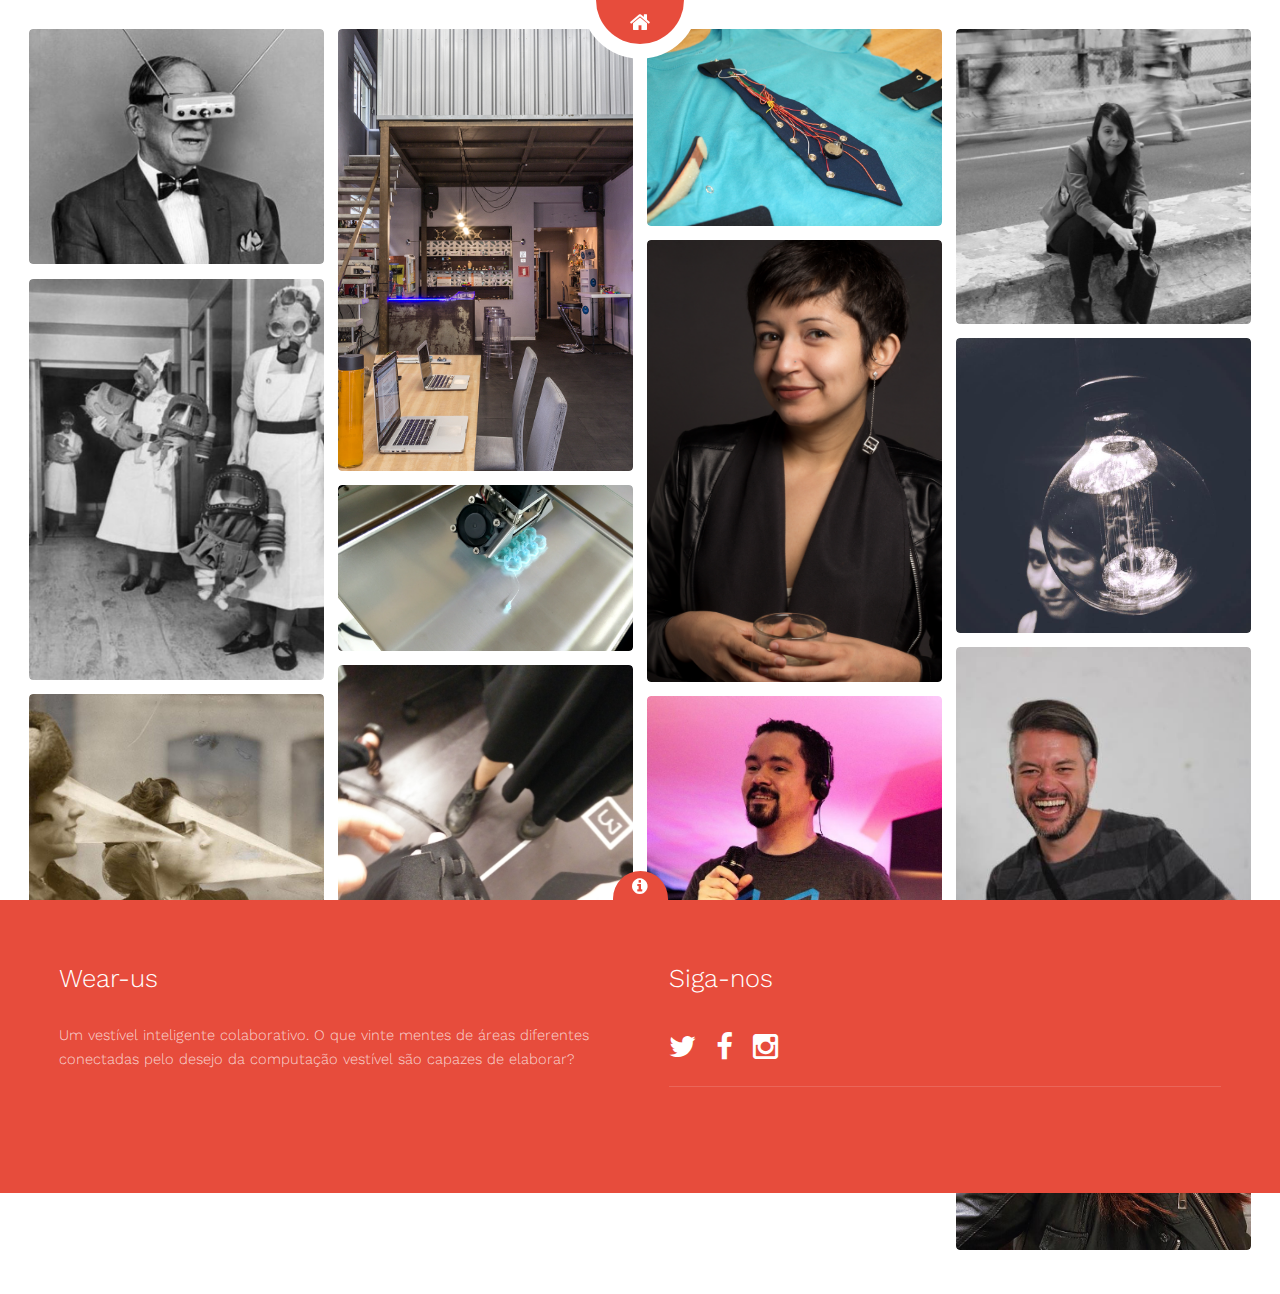
<file: index.html>
<!DOCTYPE HTML>
<!--
	Radius by TEMPLATED
	templated.co @templatedco
	Released for free under the Creative Commons Attribution 3.0 license (templated.co/license)
-->
<html>
	<head>
		<title>Wear-us</title>
		<meta charset="utf-8" />
		<meta name="viewport" content="width=device-width, initial-scale=1" />
		<link rel="stylesheet" href="assets/css/main.css" />
	</head>
	<body>

		<!-- Header -->
			<header id="header" class="preview">
				<div class="inner">
					<div class="content">
						<h1>Wear-us</h1>
						<h2>Um vestível inteligente colaborativo</h2>
					</div>
					<a href="index.html" class="button hidden"><span>Use!</span></a>
				</div>
			</header>

		<!-- Main -->
			<div id="main">
				<div class="inner">
					<div class="columns">

						<!-- Column 1 (horizontal, vertical, horizontal, vertical) -->
							<div class="image fit">
								<div class="imgWrap">
									<img src="images/sobre1.jpg" alt="sobre" />
									<a href="sobre.html"><h3 class="imgDescription">Sobre</h3></a>
								</div>
							</div>
							<div class="image fit">
								<div class="imgWrap">
									<img src="images/regulamento.jpg" alt="" />
									<a href="regulamento.html"><h3 class="imgDescription">Regulamento</h3></a>
								</div>
							</div>
							<div class="image fit">
								<div class="imgWrap">
									<img src="images/convocatoria.jpg" alt="" />
									<a href="convocatoria.html"><h3 class="imgDescription">Faça parte!</h3></a>
								</div>
							</div>
						
						<!-- Column 2 (vertical, horizontal, vertical, horizontal) -->
							<div class="image fit">
								<div class="imgWrap">
									<img src="images/lilo.jpg" alt="" />
									<a href="https://www.facebook.com/lilozones"><h3 class="imgDescription">Lilo.Zone. Um atelier compartilhado para o uso criativo da tecnologia. Para invencionistas com foco em design de experiências lúdicas com tecnologia acessível.</h3></a>
								</div>
							</div>
							<div class="image fit">
								<div class="imgWrap">
									<img src="images/impressao3d.png" alt="" />
									<a href=""><h3 class="imgDescription">Impressão 3D</h3></a>
								</div>
							</div>
							<div class="image fit">
								<div class="imgWrap">
									<img src="images/cortealaser.jpg" alt="" />
									<a href=""><h3 class="imgDescription">Corte a laser</h3></a>
								</div>
							</div>
							<div class="image fit">
								<div class="imgWrap">
									<img src="images/camiseta.jpg" alt="" />
									<a href=""><h3 class="imgDescription">Eletrônicos</h3></a>
								</div>
							</div>
						<!-- Column 3 (horizontal, vertical, horizontal, vertical) -->
							<div class="image fit">
								<div class="imgWrap">
									<img src="images/lina.jpg" alt="" />
									<a href="https://www.instagram.com/lilo.zone/"><h3 class="imgDescription">Lina Lopes. Artista e coordenadora do projeto Wear-us. Sua pesquisa abrange o campos de design e interação, video mapping, prototipagem, wearables e internet das coisas. Sua produção no campo das novas mídias permeia o conceito de instalação interativa, programação com Arduíno, Processing, Raspberry Pi, priorizando projetos de manipulação de imagem em tempo real.</h3></a>
								</div>
							</div>
							<div class="image fit">
								<div class="imgWrap">
									<img src="images/leao.jpg" alt="" />
									<a href="https://www.facebook.com/luisleao"><h3 class="imgDescription">Luis Leão. Engenheiro de inovação, é co-organizador do Google Developer Group São Paulo (GDG-SP) e membro do Garoa Hacker Clube. Desenvolve ideias factíveis com tecnologia,  contribuindo em projetos open data, como a comunidade Transparência Hacker.</h3></a>
								</div>
							</div>

						<!-- Column 4 (vertical, horizontal, vertical, horizontal) -->
							<div class="image fit">
								<div class="imgWrap">
									<img src="images/renata.jpg" alt="" />
									<a href="http://singularity-archlab.com"><h3 class="imgDescription">Renata Portelada. Renata Portelada é sócia fundadora do LAS (Lab for Architectural Singularity) e arquiteta, formada pela Faculdade de Arquitetura e Urbanismo Mackenzie.Hoje desenvolve pesquisa onde o design generativo se combina com projeções tridimensionais e realidade virtual e aumentada.</h3></a>
								</div>
							</div>
							<div class="image fit">
								<div class="imgWrap">
									<img src="images/lucia.jpg" alt="" />
									<a href="https://www.facebook.com/lucia.nobuyasu"><h3 class="imgDescription">Lúcia Nobuyasu. Formada em design de produto e cursando o mestrado em mídia e tecnologia na UNESP Bauru. Pesquisa wearable technology e cultura maker.</h3></a>
								</div>
							</div>
							<div class="image fit">
								<div class="imgWrap">
									<img src="images/ricardo.jpg" alt="" />
									<a href="http://www.onascimento.com/"><h3 class="imgDescription">Ricardo O’Nascimento é artista e pesquisador no campo de novas medias e arte interativa. Ele investiga a relação do corpo com o espaço com foco no desenvolvimento de interfaces vestíveis, instalações interativas e ambientes híbridos. Ele é o fundador do POPKALAB, um estudio criativo com sede em Rotterdam (Holanda).</h3></a>
								</div>
							</div>
							<div class="image fit">
								<div class="imgWrap">
									<img src="images/rita.jpg" alt="" />
									<a href="https://www.facebook.com/digwu"><h3 class="imgDescription">Rita Wu é designer e artista, trabalha com tecnologias digitais desde 2008. Entusiasta de tudo que envolve os seres vivos, atualmente trabalha com biologia sintética e biohacking. Interdisciplinar por natureza e indisciplinar por opção, já teve trabalhos apresentados em várias cidades do Brasil, em Berlim, Bruxelas e Linz.</h3></a>
								</div>
							</div>

					</div>
				</div>
			</div>

		<!-- Footer -->
			<footer id="footer">
				<a href="#" class="info fa fa-info-circle"><span>Sobre</span></a>
				<div class="inner">
					<div class="content">
						<h3>Wear-us</h3>
						<p>Um vestível inteligente colaborativo. O que vinte mentes de áreas diferentes conectadas pelo desejo da computação vestível são capazes de elaborar? </p>
					</div>
					<div class="copyright">
						<h3>Siga-nos</h3>
						<ul class="icons">
							<li><a href="#" class="icon fa-twitter"><span class="label">Twitter</span></a></li>
							<li><a href="#" class="icon fa-facebook"><span class="label">Facebook</span></a></li>
							<li><a href="#" class="icon fa-instagram"><span class="label">Instagram</span></a></li>
						</ul>
					</div>
				</div>
			</footer>

		<!-- Scripts -->
			<script src="assets/js/jquery.min.js"></script>
			<script src="assets/js/skel.min.js"></script>
			<script src="assets/js/util.js"></script>
			<script src="assets/js/main.js"></script>

	</body>
</html>
</file>
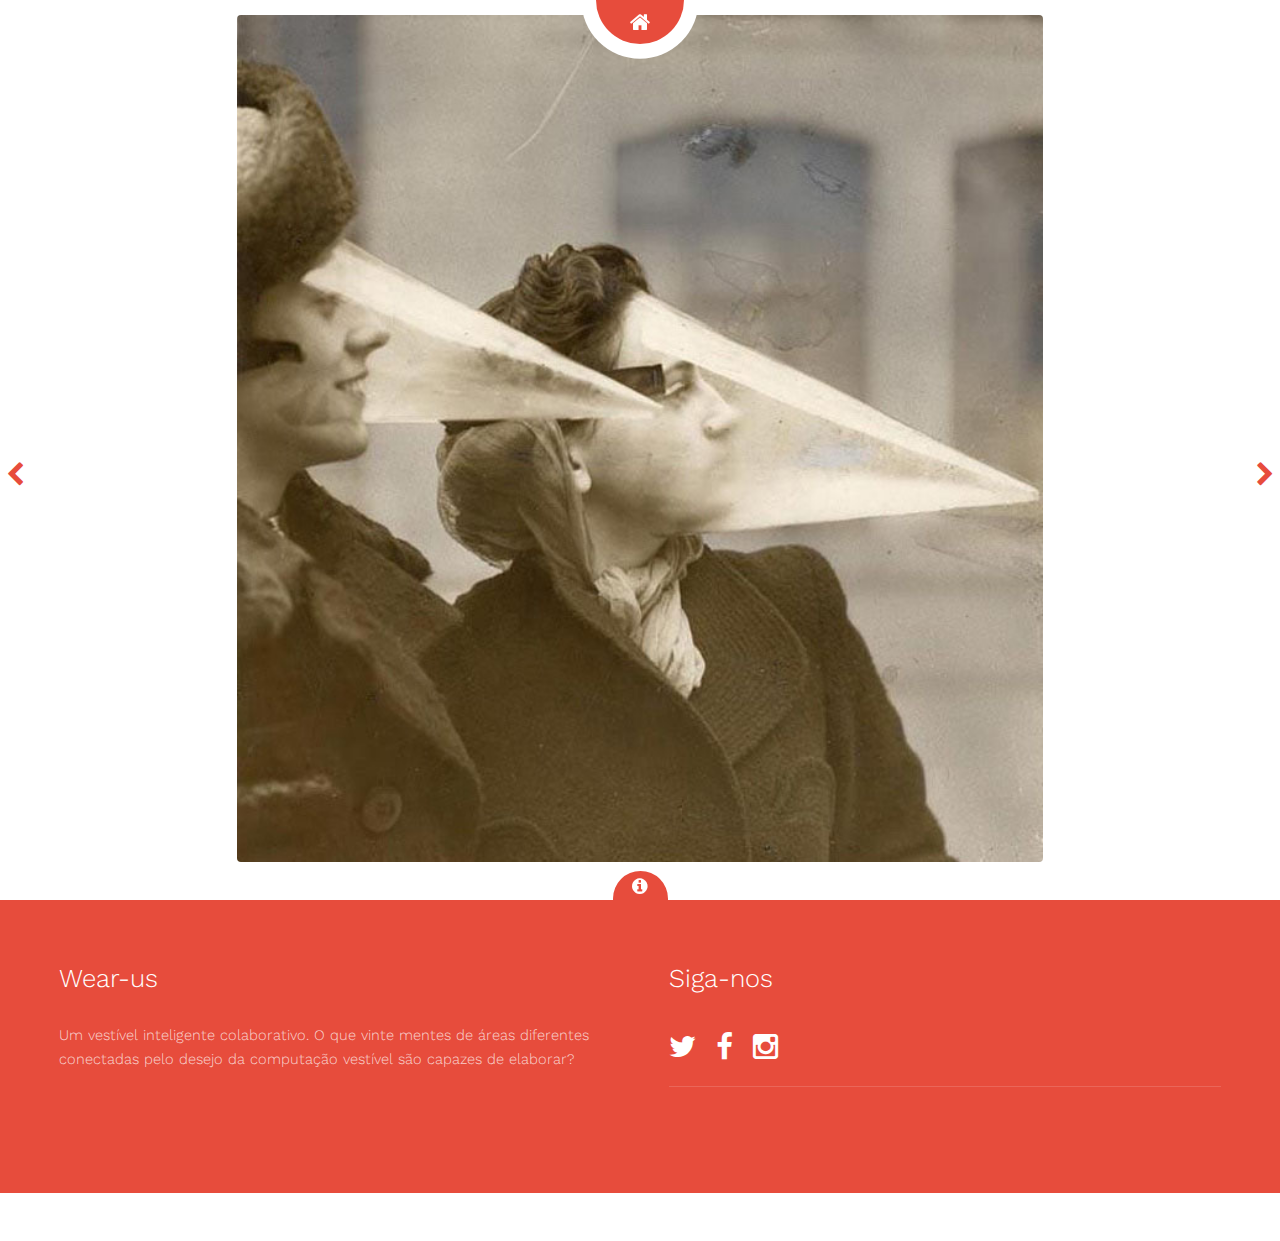
<file: convocatoria.html>
<!DOCTYPE HTML>
<!--
	Radius by TEMPLATED
	templated.co @templatedco
	Released for free under the Creative Commons Attribution 3.0 license (templated.co/license)
-->
<html>
	<head>
		<title>Sobre Wear-us</title>
		<meta charset="utf-8" />
		<meta name="viewport" content="width=device-width, initial-scale=1" />
		<link rel="stylesheet" href="assets/css/main.css" />
	</head>
	<body>

		<!-- Header -->
			<header id="header" class="preview">
				<div class="inner">
					<a href="index.html" class="button hidden"><span>Use!</span></a>
				</div>
			</header>

		<!-- Main -->
			<div id="preview">
				<div class="inner">
					<div class="image fit">
						<img src="images/convocatoria.jpg" alt="" />
					</div>
					<div class="content">
						<header>
							<h2>Convocatória</h2>
						</header>
						<p>Wear-us é um projeto de criação colaborativa para prototipar um vestível inteligente.</p>
						<p>Para isso contamos com 5 convidados especiais e estamos buscando 10 mentes criativas para formar o time.</p>
							<a href= "https://docs.google.com/forms/d/e/1FAIpQLSfG2lF-GtfCnkxyOPHYQbhPCBLJjhuhvUVxANkMtL0_skUA6A/viewform?entry.1506170731=Ou+como+prefere+ser+chamado...&entry.1860302022=Prometemos+n%C3%A3o+mandar+spam+:)&entry.7990215=Para+whatsapp+durante+a+semana&entry.2092001602=Curiosidade+nossa...&entry.234478167=Quem+%C3%A9+voc%C3%AA+na+noite?&entry.844677291=Seja+sincero,+vai.&entry.1980865510=Aquela+imagem+que+te+representa&entry.821798724=Serve+de+tudo,+at%C3%A9+geocities."><p>Faça parte!</p></a>
					</div>
				</div>
				<a href="regulamento.html" class="nav previous"><span class="fa fa-chevron-left"></span></a>
				<a href="index.html" class="nav next"><span class="fa fa-chevron-right"></span></a>
			</div>

		<!-- Footer -->
			<footer id="footer">
				<a href="#" class="info fa fa-info-circle"><span>Sobre</span></a>
				<div class="inner">
					<div class="content">
						<h3>Wear-us</h3>
						<p>Um vestível inteligente colaborativo. O que vinte mentes de áreas diferentes conectadas pelo desejo da computação vestível são capazes de elaborar? </p>
					</div>
					<div class="copyright">
						<h3>Siga-nos</h3>
						<ul class="icons">
							<li><a href="#" class="icon fa-twitter"><span class="label">Twitter</span></a></li>
							<li><a href="#" class="icon fa-facebook"><span class="label">Facebook</span></a></li>
							<li><a href="#" class="icon fa-instagram"><span class="label">Instagram</span></a></li>
						</ul>
					</div>
				</div>
			</footer>

		<!-- Scripts -->
			<script src="assets/js/jquery.min.js"></script>
			<script src="assets/js/skel.min.js"></script>
			<script src="assets/js/util.js"></script>
			<script src="assets/js/main.js"></script>

	</body>
</html>
</file>
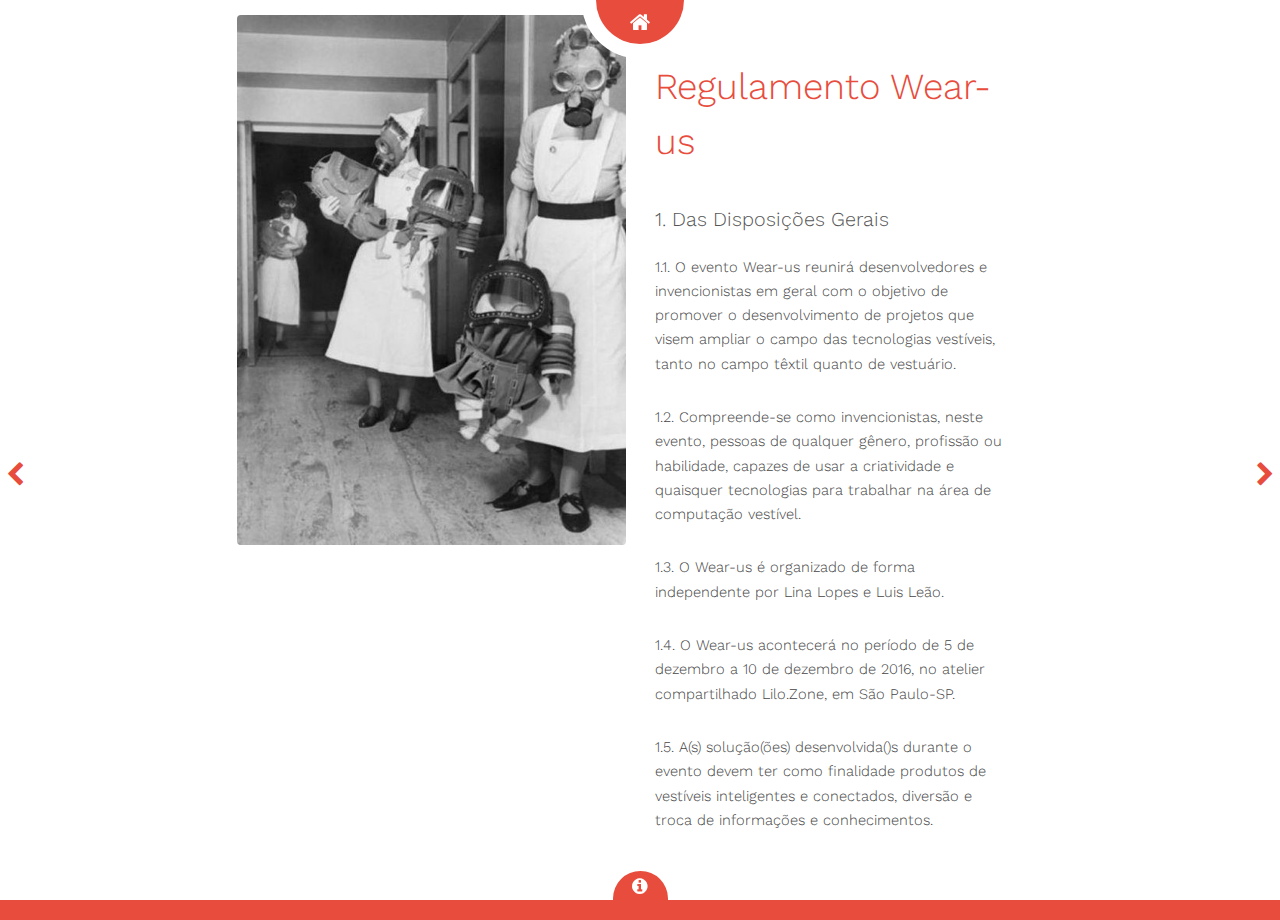
<file: regulamento.html>
<!DOCTYPE HTML>
<!--
	Radius by TEMPLATED
	templated.co @templatedco
	Released for free under the Creative Commons Attribution 3.0 license (templated.co/license)
-->
<html>
	<head>
		<title>Wear-us</title>
		<meta charset="utf-8" />
		<meta name="viewport" content="width=device-width, initial-scale=1" />
		<link rel="stylesheet" href="assets/css/main.css" />
	</head>
	<body>

		<!-- Header -->
			<header id="header" class="preview">
				<div class="inner">
					<div class="content">
						<h1>Wear-us</h1>
						<h2>Um vestível inteligente colaborativo.</h2>
					</div>
					<a href="index.html" class="button hidden"><span>Use!</span></a>
				</div>
			</header>

		<!-- Main -->
			<div id="preview" class="vertical">
				<div class="inner">
					<div class="image fit">
						<img src="images/regulamento.jpg" alt="" />
					</div>
					<div class="content">
						<header>
							<h2>Regulamento Wear-us</h2>
						</header>
						<h3>1. Das Disposições Gerais</h3>
						<p>1.1. O evento Wear-us reunirá desenvolvedores e invencionistas em geral com o objetivo de promover o desenvolvimento de projetos que visem ampliar o campo das tecnologias vestíveis, tanto no campo têxtil quanto de vestuário.</p>
						<p>1.2. Compreende-se como invencionistas, neste evento, pessoas de qualquer gênero, profissão ou habilidade, capazes de usar a criatividade e quaisquer tecnologias para trabalhar na área de computação vestível.</p>
						<p>1.3. O Wear-us é organizado de forma independente por Lina Lopes e Luis Leão.</p>
						<p>1.4. O Wear-us acontecerá no período de 5 de dezembro a 10 de dezembro de 2016, no atelier compartilhado Lilo.Zone, em São Paulo-SP.</p>
						<p>1.5. A(s) solução(ões) desenvolvida()s durante o evento devem ter como finalidade produtos de vestíveis inteligentes e conectados, diversão e troca de informações e conhecimentos.</p>
					</div>
				</div>
				<a href="sobre.html" class="nav previous"><span class="fa fa-chevron-left"></span></a>
				<a href="convocatoria.html" class="nav next"><span class="fa fa-chevron-right"></span></a>
			</div>

		<!-- Footer -->
			<footer id="footer">
				<a href="#" class="info fa fa-info-circle"><span>Sobre</span></a>
				<div class="inner">
					<div class="content">
						<h3>Wear-us</h3>
						<p>Um vestível inteligente colaborativo. O que vinte mentes de áreas diferentes conectadas pelo desejo da computação vestível são capazes de elaborar? </p>
					</div>
					<div class="copyright">
						<h3>Siga-nos</h3>
						<ul class="icons">
							<li><a href="#" class="icon fa-twitter"><span class="label">Twitter</span></a></li>
							<li><a href="#" class="icon fa-facebook"><span class="label">Facebook</span></a></li>
							<li><a href="#" class="icon fa-instagram"><span class="label">Instagram</span></a></li>
						</ul>
					</div>
				</div>
			</footer>

		<!-- Scripts -->
			<script src="assets/js/jquery.min.js"></script>
			<script src="assets/js/skel.min.js"></script>
			<script src="assets/js/util.js"></script>
			<script src="assets/js/main.js"></script>

	</body>
</html>
</file>
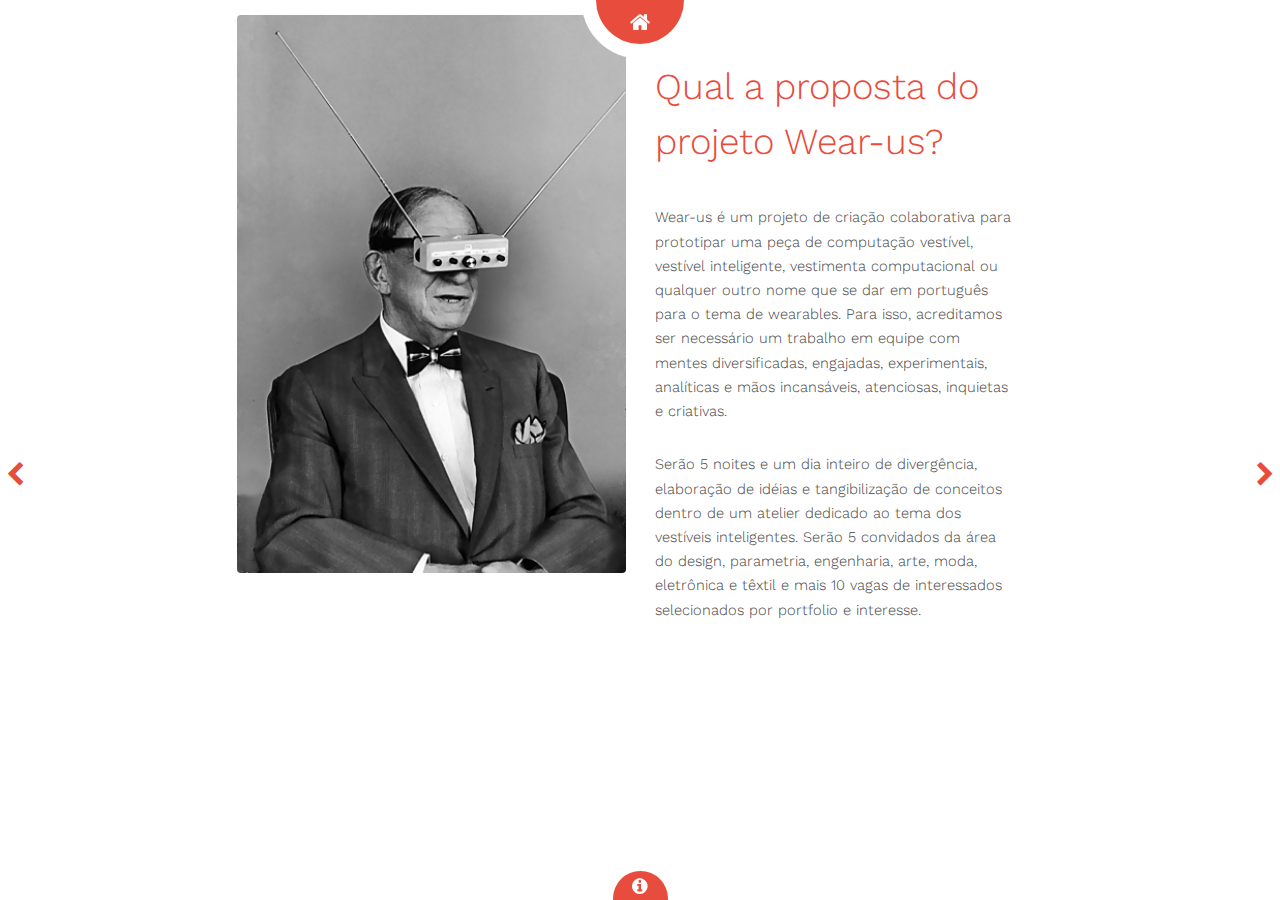
<file: sobre.html>
<!DOCTYPE HTML>
<!--
	Radius by TEMPLATED
	templated.co @templatedco
	Released for free under the Creative Commons Attribution 3.0 license (templated.co/license)
-->
<html>
	<head>
		<title>Wear-us</title>
		<meta charset="utf-8" />
		<meta name="viewport" content="width=device-width, initial-scale=1" />
		<link rel="stylesheet" href="assets/css/main.css" />
	</head>
	<body>

		<!-- Header -->
			<header id="header" class="preview">
				<div class="inner">
					<div class="content">
						<h1>Wear-us</h1>
						<h2>Um vestível inteligente colaborativo.</h2>
					</div>
					<a href="index.html" class="button hidden"><span>Use!</span></a>
				</div>
			</header>

		<!-- Main -->
			<div id="preview" class="vertical">
				<div class="inner">
					<div class="image fit">
						<img src="images/sobre.jpg" alt="" />
					</div>
					<div class="content">
						<header>
							<h2>Qual a proposta do projeto Wear-us?</h2>
						</header>
						<p>Wear-us é um projeto de criação colaborativa para prototipar uma peça de computação vestível, vestível inteligente, vestimenta computacional ou qualquer outro nome que se dar em português para o tema de wearables. Para isso, acreditamos ser necessário um trabalho em equipe com mentes diversificadas, engajadas, experimentais, analíticas e mãos incansáveis, atenciosas, inquietas e criativas.</p>
						<p>Serão 5 noites e um dia inteiro de divergência, elaboração de idéias e tangibilização de conceitos dentro de um atelier dedicado ao tema dos vestíveis inteligentes. Serão 5 convidados da área do design, parametria, engenharia, arte, moda, eletrônica e têxtil e mais 10 vagas de interessados selecionados por portfolio e interesse.</p>
					</div>
				</div>
				<a href="index.html" class="nav previous"><span class="fa fa-chevron-left"></span></a>
				<a href="regulamento.html" class="nav next"><span class="fa fa-chevron-right"></span></a>
			</div>

		<!-- Footer -->
			<footer id="footer">
				<a href="#" class="info fa fa-info-circle"><span>Sobre</span></a>
				<div class="inner">
					<div class="content">
						<h3>Wear-us</h3>
						<p>Um vestível inteligente colaborativo. O que vinte mentes de áreas diferentes conectadas pelo desejo da computação vestível são capazes de elaborar? </p>
					</div>
					<div class="copyright">
						<h3>Siga-nos</h3>
						<ul class="icons">
							<li><a href="#" class="icon fa-twitter"><span class="label">Twitter</span></a></li>
							<li><a href="#" class="icon fa-facebook"><span class="label">Facebook</span></a></li>
							<li><a href="#" class="icon fa-instagram"><span class="label">Instagram</span></a></li>
						</ul>
					</div>
				</div>
			</footer>

		<!-- Scripts -->
			<script src="assets/js/jquery.min.js"></script>
			<script src="assets/js/skel.min.js"></script>
			<script src="assets/js/util.js"></script>
			<script src="assets/js/main.js"></script>

	</body>
</html>
</file>
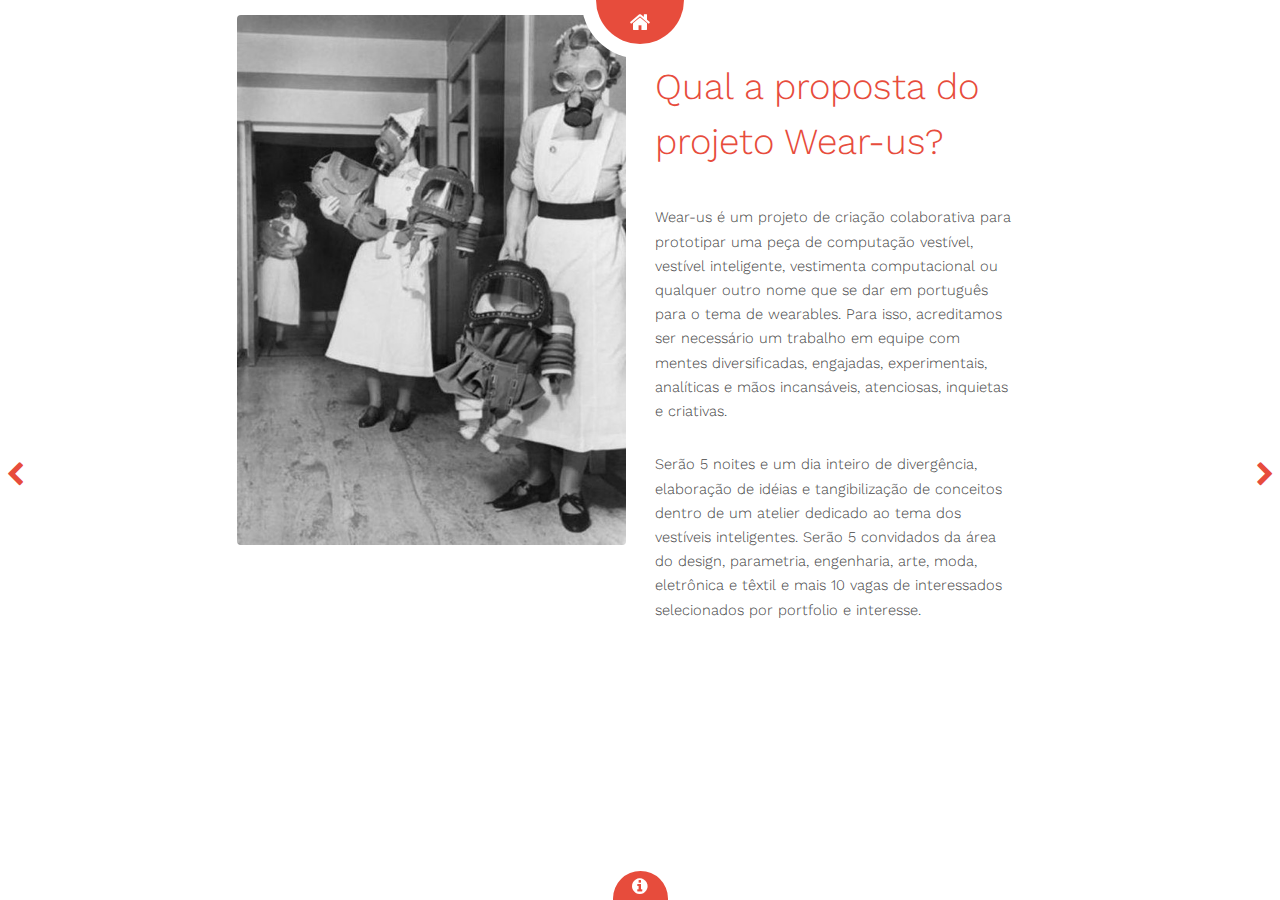
<file: sobre1.html>
<!DOCTYPE HTML>
<!--
	Radius by TEMPLATED
	templated.co @templatedco
	Released for free under the Creative Commons Attribution 3.0 license (templated.co/license)
-->
<html>
	<head>
		<title>Wear-us</title>
		<meta charset="utf-8" />
		<meta name="viewport" content="width=device-width, initial-scale=1" />
		<link rel="stylesheet" href="assets/css/main.css" />
	</head>
	<body>

		<!-- Header -->
			<header id="header" class="preview">
				<div class="inner">
					<div class="content">
						<h1>Wear-us</h1>
						<h2>Um vestível inteligente colaborativo.</h2>
					</div>
					<a href="index.html" class="button hidden"><span>Use!</span></a>
				</div>
			</header>

		<!-- Main -->
			<div id="preview" class="vertical">
				<div class="inner">
					<div class="image fit">
						<img src="images/regulamento.jpg" alt="" />
					</div>
					<div class="content">
						<header>
							<h2>Qual a proposta do projeto Wear-us?</h2>
						</header>
						<p>Wear-us é um projeto de criação colaborativa para prototipar uma peça de computação vestível, vestível inteligente, vestimenta computacional ou qualquer outro nome que se dar em português para o tema de wearables. Para isso, acreditamos ser necessário um trabalho em equipe com mentes diversificadas, engajadas, experimentais, analíticas e mãos incansáveis, atenciosas, inquietas e criativas.</p>
						<p>Serão 5 noites e um dia inteiro de divergência, elaboração de idéias e tangibilização de conceitos dentro de um atelier dedicado ao tema dos vestíveis inteligentes. Serão 5 convidados da área do design, parametria, engenharia, arte, moda, eletrônica e têxtil e mais 10 vagas de interessados selecionados por portfolio e interesse.</p>
					</div>
				</div>
				<a href="sobre.html" class="nav previous"><span class="fa fa-chevron-left"></span></a>
				<a href="convocatoria.html" class="nav next"><span class="fa fa-chevron-right"></span></a>
			</div>

		<!-- Footer -->
			<footer id="footer">
				<a href="#" class="info fa fa-info-circle"><span>Sobre</span></a>
				<div class="inner">
					<div class="content">
						<h3>Wear-us</h3>
						<p>Um vestível inteligente colaborativo. O que vinte mentes de áreas diferentes conectadas pelo desejo da computação vestível são capazes de elaborar? </p>
					</div>
					<div class="copyright">
						<h3>Siga-nos</h3>
						<ul class="icons">
							<li><a href="#" class="icon fa-twitter"><span class="label">Twitter</span></a></li>
							<li><a href="#" class="icon fa-facebook"><span class="label">Facebook</span></a></li>
							<li><a href="#" class="icon fa-instagram"><span class="label">Instagram</span></a></li>
						</ul>
					</div>
				</div>
			</footer>

		<!-- Scripts -->
			<script src="assets/js/jquery.min.js"></script>
			<script src="assets/js/skel.min.js"></script>
			<script src="assets/js/util.js"></script>
			<script src="assets/js/main.js"></script>

	</body>
</html>
</file>
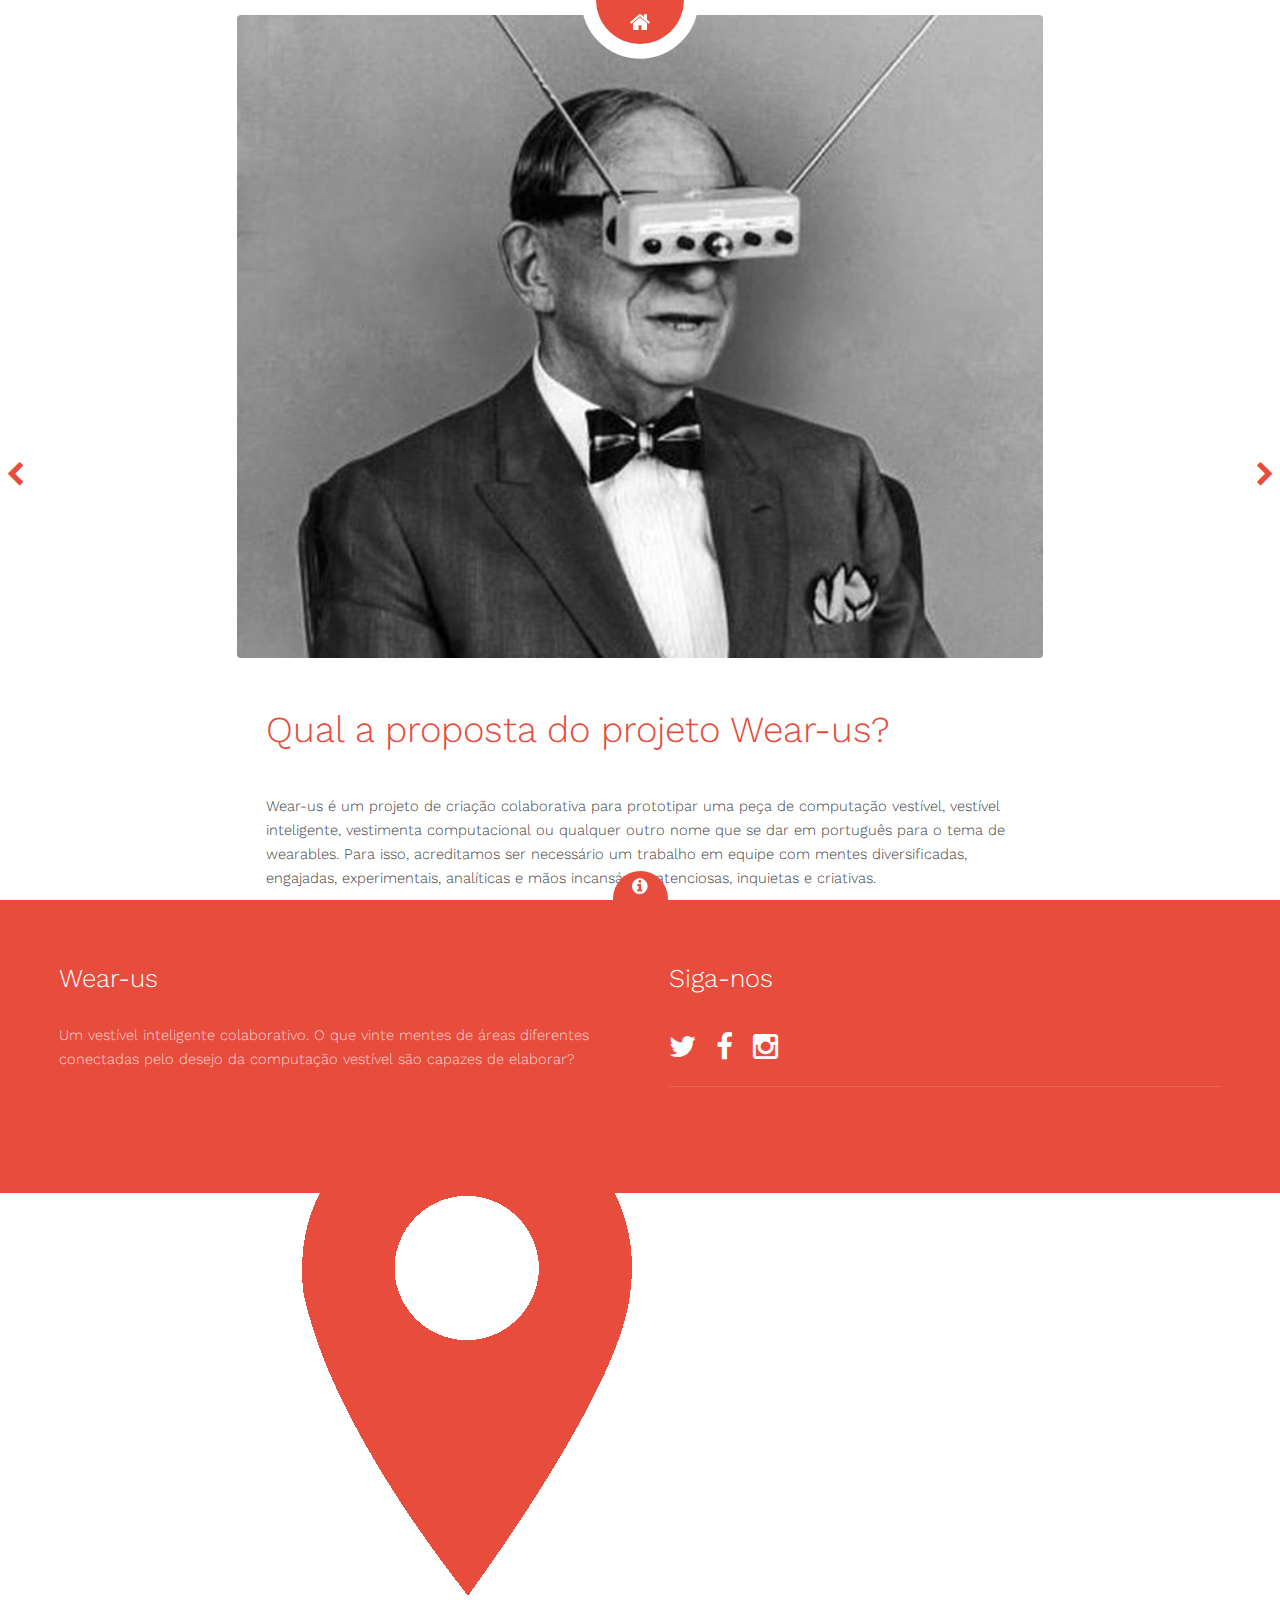
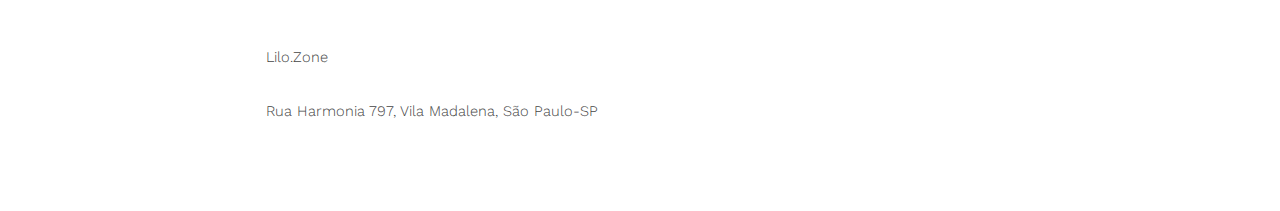
<file: sobre2.html>
<!DOCTYPE HTML>
<!--
	Radius by TEMPLATED
	templated.co @templatedco
	Released for free under the Creative Commons Attribution 3.0 license (templated.co/license)
-->
<html>
	<head>
		<title>Sobre Wear-us</title>
		<meta charset="utf-8" />
		<meta name="viewport" content="width=device-width, initial-scale=1" />
		<link rel="stylesheet" href="assets/css/main.css" />
	</head>
	<body>

		<!-- Header -->
			<header id="header" class="preview">
				<div class="inner">
					<a href="index.html" class="button hidden"><span>Use!</span></a>
				</div>
			</header>

		<!-- Main -->
			<div id="preview">
				<div class="inner">
					<div class="image fit">
						<img src="images/sobre1.jpg" alt="" />
					</div>
					<div class="content">
						<header>
							<h2>Qual a proposta do projeto Wear-us?</h2>
						</header>
						<p>Wear-us é um projeto de criação colaborativa para prototipar uma peça de computação vestível, vestível inteligente, vestimenta computacional ou qualquer outro nome que se dar em português para o tema de wearables. Para isso, acreditamos ser necessário um trabalho em equipe com mentes diversificadas, engajadas, experimentais, analíticas e mãos incansáveis, atenciosas, inquietas e criativas.</p>
						<p>Serão 5 noites e um dia inteiro de divergência, elaboração de idéias e tangibilização de conceitos dentro de um atelier dedicado ao tema dos vestíveis inteligentes. Serão 5 convidados da área do design, parametria, engenharia, arte, moda, eletrônica e têxtil e mais 10 vagas de interessados selecionados por portfolio e interesse.</p>
						
						<image src="images/where.png"/>	
						<p>Lilo.Zone</p>
						<p>Rua Harmonia 797, Vila Madalena, São Paulo-SP</p>	
					</div>
				</div>
				<a href="index.html" class="nav previous"><span class="fa fa-chevron-left"></span></a>
				<a href="regulamento.html" class="nav next"><span class="fa fa-chevron-right"></span></a>
			</div>

		<!-- Footer -->
			<footer id="footer">
				<a href="#" class="info fa fa-info-circle"><span>Sobre</span></a>
				<div class="inner">
					<div class="content">
						<h3>Wear-us</h3>
						<p>Um vestível inteligente colaborativo. O que vinte mentes de áreas diferentes conectadas pelo desejo da computação vestível são capazes de elaborar? </p>
					</div>
					<div class="copyright">
						<h3>Siga-nos</h3>
						<ul class="icons">
							<li><a href="#" class="icon fa-twitter"><span class="label">Twitter</span></a></li>
							<li><a href="#" class="icon fa-facebook"><span class="label">Facebook</span></a></li>
							<li><a href="#" class="icon fa-instagram"><span class="label">Instagram</span></a></li>
						</ul>
					</div>
				</div>
			</footer>

		<!-- Scripts -->
			<script src="assets/js/jquery.min.js"></script>
			<script src="assets/js/skel.min.js"></script>
			<script src="assets/js/util.js"></script>
			<script src="assets/js/main.js"></script>

	</body>
</html>
</file>
<file: assets/css/main.css>
@import url(font-awesome.min.css);
@import url(https://fonts.googleapis.com/css?family=Pattaya|Work+Sans:400,200,300);

/*
	Radius by TEMPLATED
	templated.co @templatedco
	Released for free under the Creative Commons Attribution 3.0 license (templated.co/license)
*/

/* Reset */

	html, body, div, span, applet, object, iframe, h1, h2, h3, h4, h5, h6, p, blockquote, pre, a, abbr, acronym, address, big, cite, code, del, dfn, em, img, ins, kbd, q, s, samp, small, strike, strong, sub, sup, tt, var, b, u, i, center, dl, dt, dd, ol, ul, li, fieldset, form, label, legend, table, caption, tbody, tfoot, thead, tr, th, td, article, aside, canvas, details, embed, figure, figcaption, footer, header, hgroup, menu, nav, output, ruby, section, summary, time, mark, audio, video {
		margin: 0;
		padding: 0;
		border: 0;
		font-size: 100%;
		font: inherit;
		vertical-align: baseline;
	}

	article, aside, details, figcaption, figure, footer, header, hgroup, menu, nav, section {
		display: block;
	}

	body {
		line-height: 1;
	}

	ol, ul {
		list-style: none;
	}

	blockquote, q {
		quotes: none;
	}

	blockquote:before, blockquote:after, q:before, q:after {
		content: '';
		content: none;
	}

	table {
		border-collapse: collapse;
		border-spacing: 0;
	}

	body {
		-webkit-text-size-adjust: none;
	}

/* Box Model */

	*, *:before, *:after {
		-moz-box-sizing: border-box;
		-webkit-box-sizing: border-box;
		box-sizing: border-box;
	}

/* Basic */

	@-ms-viewport {
		width: device-width;
	}

	@media screen and (max-width: 480px) {

		html, body {
			min-width: 320px;
		}

	}

	body {
		background: #fff;
	}

		body.is-loading *, body.is-loading *:before, body.is-loading *:after {
			-moz-animation: none !important;
			-webkit-animation: none !important;
			-ms-animation: none !important;
			animation: none !important;
			-moz-transition: none !important;
			-webkit-transition: none !important;
			-ms-transition: none !important;
			transition: none !important;
		}

/* Type */

	body {
		background-color: #fff;
		color: #444;
	}

	body, input, select, textarea {
		font-family: "Work Sans", sans-serif;
		font-size: 13pt;
		font-weight: 300;
		line-height: 1.65;
	}

		@media screen and (max-width: 1680px) {

			body, input, select, textarea {
				font-size: 11pt;
			}

		}

		@media screen and (max-width: 1280px) {

			body, input, select, textarea {
				font-size: 11pt;
			}

		}

		@media screen and (max-width: 980px) {

			body, input, select, textarea {
				font-size: 12pt;
			}

		}

		@media screen and (max-width: 736px) {

			body, input, select, textarea {
				font-size: 12pt;
			}

		}

		@media screen and (max-width: 480px) {

			body, input, select, textarea {
				font-size: 12pt;
			}

		}

	a {
		text-decoration: underline;
		outline: 0;
	}

		a:hover {
			text-decoration: none;
		}

	strong, b {
		font-weight: 300;
	}

	em, i {
		font-style: italic;
	}

	p {
		margin: 0 0 2em 0;
	}

	h1, h2, h3, h4, h5, h6 {
		font-weight: 300;
		line-height: 1.5;
		margin: 0 0 1em 0;
	}

		h1 a, h2 a, h3 a, h4 a, h5 a, h6 a {
			color: inherit;
			text-decoration: none;
		}

	h2 {
		font-size: 1.75em;
	}

	h3 {
		font-size: 1.35em;
	}

	h4 {
		font-size: 1.1em;
	}

	h5 {
		font-size: 0.9em;
	}

	h6 {
		font-size: 0.7em;
	}

	sub {
		font-size: 0.8em;
		position: relative;
		top: 0.5em;
	}

	sup {
		font-size: 0.8em;
		position: relative;
		top: -0.5em;
	}

	blockquote {
		border-left: solid 4px;
		font-style: italic;
		margin: 0 0 2em 0;
		padding: 0.5em 0 0.5em 2em;
	}

	code {
		border-radius: 4px;
		border: solid 1px;
		font-family: "Courier New", monospace;
		font-size: 0.9em;
		margin: 0 0.25em;
		padding: 0.25em 0.65em;
	}

	pre {
		-webkit-overflow-scrolling: touch;
		font-family: "Courier New", monospace;
		font-size: 0.9em;
		margin: 0 0 2em 0;
	}

		pre code {
			display: block;
			line-height: 1.75;
			padding: 1em 1.5em;
			overflow-x: auto;
		}

	hr {
		border: 0;
		border-bottom: solid 1px;
		margin: 2em 0;
	}

		hr.major {
			margin: 3em 0;
		}

	.align-left {
		text-align: left;
	}

	.align-center {
		text-align: center;
	}

	.align-right {
		text-align: right;
	}

	input, select, textarea {
		color: #555;
	}

	a {
		color: #e74c3c;
	}

	strong, b {
		color: #555;
	}

	h1, h2, h3, h4, h5, h6 {
		color: #555;
	}

	blockquote {
		border-left-color: rgba(144, 144, 144, 0.25);
	}

	code {
		background: rgba(144, 144, 144, 0.075);
		border-color: rgba(144, 144, 144, 0.25);
	}

	hr {
		border-bottom-color: rgba(144, 144, 144, 0.25);
	}

/* Box */

	.box {
		border-radius: 4px;
		border: solid 1px;
		margin-bottom: 2em;
		padding: 1.5em;
	}

		.box > :last-child,
		.box > :last-child > :last-child,
		.box > :last-child > :last-child > :last-child {
			margin-bottom: 0;
		}

		.box.alt {
			border: 0;
			border-radius: 0;
			padding: 0;
		}

	.box {
		border-color: rgba(144, 144, 144, 0.25);
	}

/* Button */

	input[type="submit"],
	input[type="reset"],
	input[type="button"],
	button,
	.button {
		-moz-appearance: none;
		-webkit-appearance: none;
		-ms-appearance: none;
		appearance: none;
		-moz-transition: background-color 0.2s ease-in-out, color 0.2s ease-in-out;
		-webkit-transition: background-color 0.2s ease-in-out, color 0.2s ease-in-out;
		-ms-transition: background-color 0.2s ease-in-out, color 0.2s ease-in-out;
		transition: background-color 0.2s ease-in-out, color 0.2s ease-in-out;
		border-radius: 4px;
		border: 0;
		cursor: pointer;
		display: inline-block;
		font-weight: 300;
		height: 2.85em;
		line-height: 2.95em;
		padding: 0 2.5em;
		text-align: center;
		text-decoration: none;
		white-space: nowrap;
	}

		input[type="submit"].icon,
		input[type="reset"].icon,
		input[type="button"].icon,
		button.icon,
		.button.icon {
			padding-left: 1.35em;
		}

			input[type="submit"].icon:before,
			input[type="reset"].icon:before,
			input[type="button"].icon:before,
			button.icon:before,
			.button.icon:before {
				margin-right: 0.5em;
			}

		input[type="submit"].alt,
		input[type="reset"].alt,
		input[type="button"].alt,
		button.alt,
		.button.alt {
			background: #FFF;
			color: #e74c3c;
		}

		input[type="submit"].fit,
		input[type="reset"].fit,
		input[type="button"].fit,
		button.fit,
		.button.fit {
			display: block;
			margin: 0 0 1em 0;
			width: 100%;
		}

		input[type="submit"].small,
		input[type="reset"].small,
		input[type="button"].small,
		button.small,
		.button.small {
			font-size: 0.8em;
		}

		input[type="submit"].big,
		input[type="reset"].big,
		input[type="button"].big,
		button.big,
		.button.big {
			font-size: 1.35em;
		}

		input[type="submit"].disabled, input[type="submit"]:disabled,
		input[type="reset"].disabled,
		input[type="reset"]:disabled,
		input[type="button"].disabled,
		input[type="button"]:disabled,
		button.disabled,
		button:disabled,
		.button.disabled,
		.button:disabled {
			-moz-pointer-events: none;
			-webkit-pointer-events: none;
			-ms-pointer-events: none;
			pointer-events: none;
			opacity: 0.25;
		}

		@media screen and (max-width: 480px) {

			input[type="submit"],
			input[type="reset"],
			input[type="button"],
			button,
			.button {
				padding: 0;
			}

		}

/* Form */

	form {
		margin: 0 0 2em 0;
	}

	label {
		display: block;
		font-size: 0.9em;
		font-weight: 300;
		margin: 0 0 1em 0;
	}

	input[type="text"],
	input[type="password"],
	input[type="email"],
	select,
	textarea {
		-moz-appearance: none;
		-webkit-appearance: none;
		-ms-appearance: none;
		appearance: none;
		border-radius: 4px;
		border: none;
		border: solid 1px;
		color: inherit;
		display: block;
		outline: 0;
		padding: 0 1em;
		text-decoration: none;
		width: 100%;
	}

		input[type="text"]:invalid,
		input[type="password"]:invalid,
		input[type="email"]:invalid,
		select:invalid,
		textarea:invalid {
			box-shadow: none;
		}

	.select-wrapper {
		text-decoration: none;
		display: block;
		position: relative;
	}

		.select-wrapper:before {
			-moz-osx-font-smoothing: grayscale;
			-webkit-font-smoothing: antialiased;
			font-family: FontAwesome;
			font-style: normal;
			font-weight: normal;
			text-transform: none !important;
		}

		.select-wrapper:before {
			content: '\f078';
			display: block;
			height: 2.75em;
			line-height: 2.75em;
			pointer-events: none;
			position: absolute;
			right: 0;
			text-align: center;
			top: 0;
			width: 2.75em;
		}

		.select-wrapper select::-ms-expand {
			display: none;
		}

	input[type="text"],
	input[type="password"],
	input[type="email"],
	select {
		height: 2.75em;
	}

	textarea {
		padding: 0.75em 1em;
	}

	input[type="checkbox"],
	input[type="radio"] {
		-moz-appearance: none;
		-webkit-appearance: none;
		-ms-appearance: none;
		appearance: none;
		display: block;
		float: left;
		margin-right: -2em;
		opacity: 0;
		width: 1em;
		z-index: -1;
	}

		input[type="checkbox"] + label,
		input[type="radio"] + label {
			text-decoration: none;
			cursor: pointer;
			display: inline-block;
			font-size: 1em;
			font-weight: 300;
			padding-left: 2.4em;
			padding-right: 0.75em;
			position: relative;
		}

			input[type="checkbox"] + label:before,
			input[type="radio"] + label:before {
				-moz-osx-font-smoothing: grayscale;
				-webkit-font-smoothing: antialiased;
				font-family: FontAwesome;
				font-style: normal;
				font-weight: normal;
				text-transform: none !important;
			}

			input[type="checkbox"] + label:before,
			input[type="radio"] + label:before {
				border-radius: 4px;
				border: solid 1px;
				content: '';
				display: inline-block;
				height: 1.65em;
				left: 0;
				line-height: 1.58125em;
				position: absolute;
				text-align: center;
				top: 0;
				width: 1.65em;
			}

		input[type="checkbox"]:checked + label:before,
		input[type="radio"]:checked + label:before {
			content: '\f00c';
		}

	input[type="checkbox"] + label:before {
		border-radius: 4px;
	}

	input[type="radio"] + label:before {
		border-radius: 100%;
	}

	::-webkit-input-placeholder {
		opacity: 1.0;
	}

	:-moz-placeholder {
		opacity: 1.0;
	}

	::-moz-placeholder {
		opacity: 1.0;
	}

	:-ms-input-placeholder {
		opacity: 1.0;
	}

	.formerize-placeholder {
		opacity: 1.0;
	}

	label {
		color: #555;
	}

	input[type="text"],
	input[type="password"],
	input[type="email"],
	select,
	textarea {
		background: rgba(144, 144, 144, 0.075);
		border-color: rgba(144, 144, 144, 0.25);
	}

		input[type="text"]:focus,
		input[type="password"]:focus,
		input[type="email"]:focus,
		select:focus,
		textarea:focus {
			border-color: #e74c3c;
			box-shadow: 0 0 0 1px #e74c3c;
		}

	.select-wrapper:before {
		color: rgba(144, 144, 144, 0.25);
	}

	input[type="checkbox"] + label,
	input[type="radio"] + label {
		color: #444;
	}

		input[type="checkbox"] + label:before,
		input[type="radio"] + label:before {
			background: rgba(144, 144, 144, 0.075);
			border-color: rgba(144, 144, 144, 0.25);
		}

	input[type="checkbox"]:checked + label:before,
	input[type="radio"]:checked + label:before {
		background-color: #e74c3c;
		border-color: #e74c3c;
		color: #ffffff;
	}

	input[type="checkbox"]:focus + label:before,
	input[type="radio"]:focus + label:before {
		border-color: #e74c3c;
		box-shadow: 0 0 0 1px #e74c3c;
	}

	::-webkit-input-placeholder {
		color: #bbb !important;
	}

	:-moz-placeholder {
		color: #bbb !important;
	}

	::-moz-placeholder {
		color: #bbb !important;
	}

	:-ms-input-placeholder {
		color: #bbb !important;
	}

	.formerize-placeholder {
		color: #bbb !important;
	}

/* Icon */

	.icon {
		text-decoration: none;
		border-bottom: none;
		position: relative;
	}

		.icon:before {
			-moz-osx-font-smoothing: grayscale;
			-webkit-font-smoothing: antialiased;
			font-family: FontAwesome;
			font-style: normal;
			font-weight: normal;
			text-transform: none !important;
		}

		.icon > .label {
			display: none;
		}

/* Image */

	.image {
		border-radius: 4px;
		border: 0;
		display: inline-block;
		position: relative;
	}

		.image img {
			border-radius: 4px;
			display: block;
		}

		.image.left, .image.right {
			max-width: 40%;
		}

			.image.left img, .image.right img {
				width: 100%;
			}

		.image.left {
			float: left;
			margin: 0 1.5em 1em 0;
			top: 0.25em;
		}

		.image.right {
			float: right;
			margin: 0 0 1em 1.5em;
			top: 0.25em;
		}

		.image.fit {
			display: block;
			margin: 0 0 2em 0;
			width: 100%;
		}

			.image.fit img {
				width: 100%;
			}

		.image.main {
			display: block;
			margin: 0 0 3em 0;
			width: 100%;
		}

			.image.main img {
				width: 100%;
			}

/* List */

	ol {
		list-style: decimal;
		margin: 0 0 2em 0;
		padding-left: 1.25em;
	}

		ol li {
			padding-left: 0.25em;
		}

	ul {
		list-style: disc;
		margin: 0 0 2em 0;
		padding-left: 1em;
	}

		ul li {
			padding-left: 0.5em;
		}

		ul.alt {
			list-style: none;
			padding-left: 0;
		}

			ul.alt li {
				border-top: solid 1px;
				padding: 0.5em 0;
			}

				ul.alt li:first-child {
					border-top: 0;
					padding-top: 0;
				}

		ul.icons {
			cursor: default;
			list-style: none;
			padding-left: 0;
		}

			ul.icons li {
				display: inline-block;
				padding: 0 1em 0 0;
			}

				ul.icons li:last-child {
					padding-right: 0;
				}

				ul.icons li .icon:before {
					font-size: 2em;
				}

		ul.actions {
			cursor: default;
			list-style: none;
			padding-left: 0;
		}

			ul.actions li {
				display: inline-block;
				padding: 0 1em 0 0;
				vertical-align: middle;
			}

				ul.actions li:last-child {
					padding-right: 0;
				}

			ul.actions.small li {
				padding: 0 0.5em 0 0;
			}

			ul.actions.vertical li {
				display: block;
				padding: 1em 0 0 0;
			}

				ul.actions.vertical li:first-child {
					padding-top: 0;
				}

				ul.actions.vertical li > * {
					margin-bottom: 0;
				}

			ul.actions.vertical.small li {
				padding: 0.5em 0 0 0;
			}

				ul.actions.vertical.small li:first-child {
					padding-top: 0;
				}

			ul.actions.fit {
				display: table;
				margin-left: -1em;
				padding: 0;
				table-layout: fixed;
				width: calc(100% + 1em);
			}

				ul.actions.fit li {
					display: table-cell;
					padding: 0 0 0 1em;
				}

					ul.actions.fit li > * {
						margin-bottom: 0;
					}

				ul.actions.fit.small {
					margin-left: -0.5em;
					width: calc(100% + 0.5em);
				}

					ul.actions.fit.small li {
						padding: 0 0 0 0.5em;
					}

			@media screen and (max-width: 480px) {

				ul.actions {
					margin: 0 0 2em 0;
				}

					ul.actions li {
						padding: 1em 0 0 0;
						display: block;
						text-align: center;
						width: 100%;
					}

						ul.actions li:first-child {
							padding-top: 0;
						}

						ul.actions li > * {
							width: 100%;
							margin: 0 !important;
						}

							ul.actions li > *.icon:before {
								margin-left: -2em;
							}

					ul.actions.small li {
						padding: 0.5em 0 0 0;
					}

						ul.actions.small li:first-child {
							padding-top: 0;
						}

			}

	dl {
		margin: 0 0 2em 0;
	}

		dl dt {
			display: block;
			font-weight: 300;
			margin: 0 0 1em 0;
		}

		dl dd {
			margin-left: 2em;
		}

	ul.alt li {
		border-top-color: rgba(144, 144, 144, 0.25);
	}

/* Columns */

	.columns {
		position: relative;
		-moz-column-count: 4;
		-webkit-column-count: 4;
		column-count: 4;
		-moz-column-gap: 1em;
		-webkit-column-gap: 1em;
		column-gap: 1em;
	}

		.columns .image {
			position: relative;
			display: inline-block;
			margin: 0 0 .5em;
			width: 100%;
			overflow: hidden;
		}

			.columns .image img {
				-moz-transition: -moz-transform 0.2s ease-in-out;
				-webkit-transition: -webkit-transform 0.2s ease-in-out;
				-ms-transition: -ms-transform 0.2s ease-in-out;
				transition: transform 0.2s ease-in-out;
				-webkit-backface-visibility: hidden;
				-webkit-transform: translate3D(0, 0, 0);
			}

			.columns .image:hover img {
				-moz-transform: scale(1.1);
				-webkit-transform: scale(1.1);
				-ms-transform: scale(1.1);
				transform: scale(1.1);
			}
			.columns .imgWrap {
  				position: relative;
  				height: 100%;
  				width: 100%;
			}
			.columns .imgDescription {
  				position: absolute;
				padding: 1.5em;
				margin: 0;
				top: 0;
  				bottom: 0;
  				left: 0;
  				right: 0;
  				background: rgba(231, 76, 60, 0.72);
  				color: #fff;

  				visibility: none;
  				opacity: 0;

  				/*remove comment if you want a gradual transition between states
  				-webkit-transition: visibility opacity 0.2s;
 				*/
			}
			.imgWrap:hover .imgDescription {
  				visibility: visible;
  				opacity: 1;
			}

		@media screen and (max-width: 736px) {

			.columns {
				-moz-column-count: 2;
				-webkit-column-count: 2;
				column-count: 2;
			}

		}

		@media screen and (max-width: 480px) {

			.columns {
				-moz-column-count: 1;
				-webkit-column-count: 1;
				column-count: 1;
			}

		}

/* Preview */

	#preview {
		position: relative;
		padding: 1em;
	}

		#preview .inner {
			max-width: 70em;
			margin: 0 auto;
		}

		#preview .image {
			margin: 0;
		}

		#preview.vertical .inner {
			display: -ms-flexbox;
			display: -moz-flex;
			display: -webkit-flex;
			display: -ms-flex;
			display: flex;
		}

			#preview.vertical .inner .image {
				-ms-flex: 1 1 calc(100% - 50px);
				flex: 1 1 calc(100% - 50px);
				max-width: 100%;
				width: 50%;
			}

			#preview.vertical .inner .content {
				-ms-flex: 1 1 calc(100% - 50px);
				flex: 1 1 calc(100% - 50px);
				max-width: 100%;
				width: 50%;
			}

		#preview .nav {
			-moz-transition: background-color 0.2s ease-in-out;
			-webkit-transition: background-color 0.2s ease-in-out;
			-ms-transition: background-color 0.2s ease-in-out;
			transition: background-color 0.2s ease-in-out;
			position: fixed;
			height: 2em;
			width: 2em;
			background: #fff;
			border-radius: 100%;
			line-height: 2em;
			top: 50%;
			font-size: 1.75em;
			text-align: center;
			z-index: 10003;
		}

			#preview .nav:hover {
				background: #FFF;
			}

			#preview .nav.previous {
				left: -.4em;
			}

			#preview .nav.next {
				right: -.4em;
			}

		#preview .content {
			padding: 3em 2em;
		}

			#preview .content header h2 {
				font-size: 2.5em;
				color: #e74c3c;
			}

		@media screen and (max-width: 1680px) {

			#preview .inner {
				max-width: 55em;
			}

		}

		@media screen and (max-width: 980px) {

			#preview.vertical .inner {
				-moz-flex-wrap: wrap;
				-webkit-flex-wrap: wrap;
				-ms-flex-wrap: wrap;
				flex-wrap: wrap;
			}

		}

		@media screen and (max-width: 736px) {

			#preview .content {
				padding: 2em;
			}

				#preview .content header h2 {
					font-size: 2em;
				}

		}

/* Section/Article */

	section.special, article.special {
		text-align: center;
	}

	header p {
		position: relative;
		margin: 0 0 1.5em 0;
	}

	header h2 + p {
		font-size: 1.25em;
		margin-top: -1em;
	}

	header h3 + p {
		font-size: 1.1em;
		margin-top: -0.8em;
	}

	header h4 + p,
	header h5 + p,
	header h6 + p {
		font-size: 0.9em;
		margin-top: -0.6em;
	}

	header p {
		color: #bbb;
	}

/* Table */

	.table-wrapper {
		-webkit-overflow-scrolling: touch;
		overflow-x: auto;
	}

	table {
		margin: 0 0 2em 0;
		width: 100%;
	}

		table tbody tr {
			border: solid 1px;
			border-left: 0;
			border-right: 0;
		}

		table td {
			padding: 0.75em 0.75em;
		}

		table th {
			font-size: 0.9em;
			font-weight: 300;
			padding: 0 0.75em 0.75em 0.75em;
			text-align: left;
		}

		table thead {
			border-bottom: solid 2px;
		}

		table tfoot {
			border-top: solid 2px;
		}

		table.alt {
			border-collapse: separate;
		}

			table.alt tbody tr td {
				border: solid 1px;
				border-left-width: 0;
				border-top-width: 0;
			}

				table.alt tbody tr td:first-child {
					border-left-width: 1px;
				}

			table.alt tbody tr:first-child td {
				border-top-width: 1px;
			}

			table.alt thead {
				border-bottom: 0;
			}

			table.alt tfoot {
				border-top: 0;
			}

	table tbody tr {
		border-color: rgba(144, 144, 144, 0.25);
	}

		table tbody tr:nth-child(2n + 1) {
			background-color: rgba(144, 144, 144, 0.075);
		}

	table th {
		color: #555;
	}

	table thead {
		border-bottom-color: rgba(144, 144, 144, 0.25);
	}

	table tfoot {
		border-top-color: rgba(144, 144, 144, 0.25);
	}

	table.alt tbody tr td {
		border-color: rgba(144, 144, 144, 0.25);
	}

/* Header */

	#header {
		-moz-transition: background 1s ease-in-out, height 0.2s ease-in-out;
		-webkit-transition: background 1s ease-in-out, height 0.2s ease-in-out;
		-ms-transition: background 1s ease-in-out, height 0.2s ease-in-out;
		transition: background 1s ease-in-out, height 0.2s ease-in-out;
		display: -moz-flex;
		display: -webkit-flex;
		display: -ms-flex;
		display: flex;
		-moz-justify-content: center;
		-webkit-justify-content: center;
		-ms-justify-content: center;
		justify-content: center;
		-moz-align-items: center;
		-webkit-align-items: center;
		-ms-align-items: center;
		align-items: center;
		display: -ms-flexbox;
		-ms-flex-align: center;
		-ms-flex-pack: center;
		background: rgba(254, 254, 254, 0.85);
		position: fixed;
		top: 0;
		width: 100%;
		height: 100vh;
		z-index: 10001;
	}

		#header .inner {
			-moz-transition: height 0.2s ease-in-out, width 0.2s ease-in-out;
			-webkit-transition: height 0.2s ease-in-out, width 0.2s ease-in-out;
			-ms-transition: height 0.2s ease-in-out, width 0.2s ease-in-out;
			transition: height 0.2s ease-in-out, width 0.2s ease-in-out;
			display: -moz-flex;
			display: -webkit-flex;
			display: -ms-flex;
			display: flex;
			-moz-flex-direction: column;
			-webkit-flex-direction: column;
			-ms-flex-direction: column;
			flex-direction: column;
			-moz-justify-content: center;
			-webkit-justify-content: center;
			-ms-justify-content: center;
			justify-content: center;
			-moz-align-items: center;
			-webkit-align-items: center;
			-ms-align-items: center;
			align-items: center;
			display: -ms-flexbox;
			-ms-flex-align: center;
			-ms-flex-pack: center;
			background: #e74c3c;
			border-radius: 100%;
			width: 35em;
			height: 35em;
			padding: 4em;
			text-align: center;
			box-shadow: 0 0 0 1em #FFF;
			cursor: default;
		}

			#header .inner .content {
				-moz-transition: opacity 1s ease-in-out;
				-webkit-transition: opacity 1s ease-in-out;
				-ms-transition: opacity 1s ease-in-out;
				transition: opacity 1s ease-in-out;
				opacity: 1;
			}

				#header .inner .content h1 {
					font-size: 4em;
					font-family: 'Pattaya', sans-serif;
					margin: 0 0 .25em 0;
					color: #fff;
				}

				#header .inner .content h2 {
					font-size: 1.5em;
					color: #fff;
					margin: 0 0 1em 0;
				}

			#header .inner .button {
				-moz-transition: background 1s ease-in-out;
				-webkit-transition: background 1s ease-in-out;
				-ms-transition: background 1s ease-in-out;
				transition: background 1s ease-in-out;
				margin: 0;
				border-radius: 30px;
			}

				#header .inner .button.hidden {
					display: none;
					cursor: pointer;
				}

			#header .inner.hidden {
				display: none;
			}

		#header.hide, #header.preview {
			-moz-transition: background 0.2s ease-in-out, height 1s ease-in-out;
			-webkit-transition: background 0.2s ease-in-out, height 1s ease-in-out;
			-ms-transition: background 0.2s ease-in-out, height 1s ease-in-out;
			transition: background 0.2s ease-in-out, height 1s ease-in-out;
			background: none;
			height: 0;
		}

			#header.hide .inner, #header.preview .inner {
				height: 6em;
				width: 6em;
				padding: 2em;
			}

				#header.hide .inner .content, #header.preview .inner .content {
					opacity: 0;
				}

					#header.hide .inner .content h1, #header.preview .inner .content h1 {
						display: none;
					}

					#header.hide .inner .content h2, #header.preview .inner .content h2 {
						display: none;
					}

			#header.hide .button.big, #header.preview .button.big {
				display: none;
			}

			#header.hide .button.hidden, #header.preview .button.hidden {
				text-decoration: none;
				padding-top: 1.5em;
				padding-left: 0;
				padding-right: 0;
				background: none;
				display: inline-block;
			}

				#header.hide .button.hidden:before, #header.preview .button.hidden:before {
					-moz-osx-font-smoothing: grayscale;
					-webkit-font-smoothing: antialiased;
					font-family: FontAwesome;
					font-style: normal;
					font-weight: normal;
					text-transform: none !important;
				}

				#header.hide .button.hidden:before, #header.preview .button.hidden:before {
					content: '\f015';
					color: #FFF;
					font-size: 1.5em;
				}

				#header.hide .button.hidden span, #header.preview .button.hidden span {
					display: none;
				}

		@media screen and (max-width: 736px) {

			#header .inner {
				width: 25em;
				height: 25em;
				font-size: .75em;
				padding: 3em;
			}

		}

		@media screen and (max-width: 480px) {

			#header .inner {
				width: 26em;
				height: 26em;
				padding: 2em;
				font-size: .65em;
			}

				#header .inner .button {
					padding-left: 2em;
					padding-right: 2em;
				}

		}

/* Main */

	#main {
		padding: 2em;
	}

		#main .inner {
			max-width: 100%;
		}

/* Footer */

	#footer {
		-moz-transition: bottom 0.2s ease;
		-webkit-transition: bottom 0.2s ease;
		-ms-transition: bottom 0.2s ease;
		transition: bottom 0.2s ease;
		position: fixed;
		bottom: -20em;
		color: #FFF;
		left: 0;
		width: 100%;
		text-align: center;
		z-index: 9999;
	}

		#footer.show {
			bottom: 0;
		}

		#footer .info {
			position: relative;
			display: inline-block;
			text-decoration: none;
			border-radius: 50% 50% 0 0;
			background: #e74c3c;
			width: 3em;
			height: 3em;
			margin-bottom: -1.75em;
			color: #FFF;
			font-size: 1.25em;
			padding-top: .35em;
		}

			#footer .info span {
				display: none;
			}

		#footer .inner {
			display: -moz-flex;
			display: -webkit-flex;
			display: -ms-flex;
			display: flex;
			-moz-justify-content: center;
			-webkit-justify-content: center;
			-ms-justify-content: center;
			justify-content: center;
			-moz-align-items: stretch;
			-webkit-align-items: stretch;
			-ms-align-items: stretch;
			align-items: stretch;
			display: -ms-flexbox;
			-ms-flex-align: center;
			-ms-flex-pack: center;
			position: relative;
			z-index: 10003;
			background: #e74c3c;
			padding: 2em;
			height: 20em;
		}

			#footer .inner .content,
			#footer .inner .copyright {
				width: 50%;
				text-align: left;
				color: rgba(255, 255, 255, 0.75);
				padding: 2em;
				display: inline-block;
			}

				#footer .inner .content h3,
				#footer .inner .copyright h3 {
					color: #FFF;
					font-size: 1.75em;
				}

				#footer .inner .content a,
				#footer .inner .copyright a {
					color: #FFF;
				}

					#footer .inner .content a:hover,
					#footer .inner .copyright a:hover {
						color: rgba(255, 255, 255, 0.75);
					}

				#footer .inner .content p,
				#footer .inner .copyright p {
					margin: 0;
				}

			#footer .inner .copyright ul {
				border-bottom: 1px solid rgba(255, 255, 255, 0.15);
				padding-bottom: 1em;
			}

		@media screen and (max-width: 980px) {

			#footer {
				position: relative;
				bottom: 0;
			}

				#footer .inner {
					height: auto;
					display: block;
				}

					#footer .inner .content,
					#footer .inner .copyright {
						display: block;
						width: 100%;
						text-align: center;
					}

				#footer .info {
					display: none;
				}

		}

		@media screen and (max-width: 480px) {

			#footer .inner {
				padding: 2em;
			}

				#footer .inner .content,
				#footer .inner .copyright {
					padding: 1em;
				}

		}
</file>
